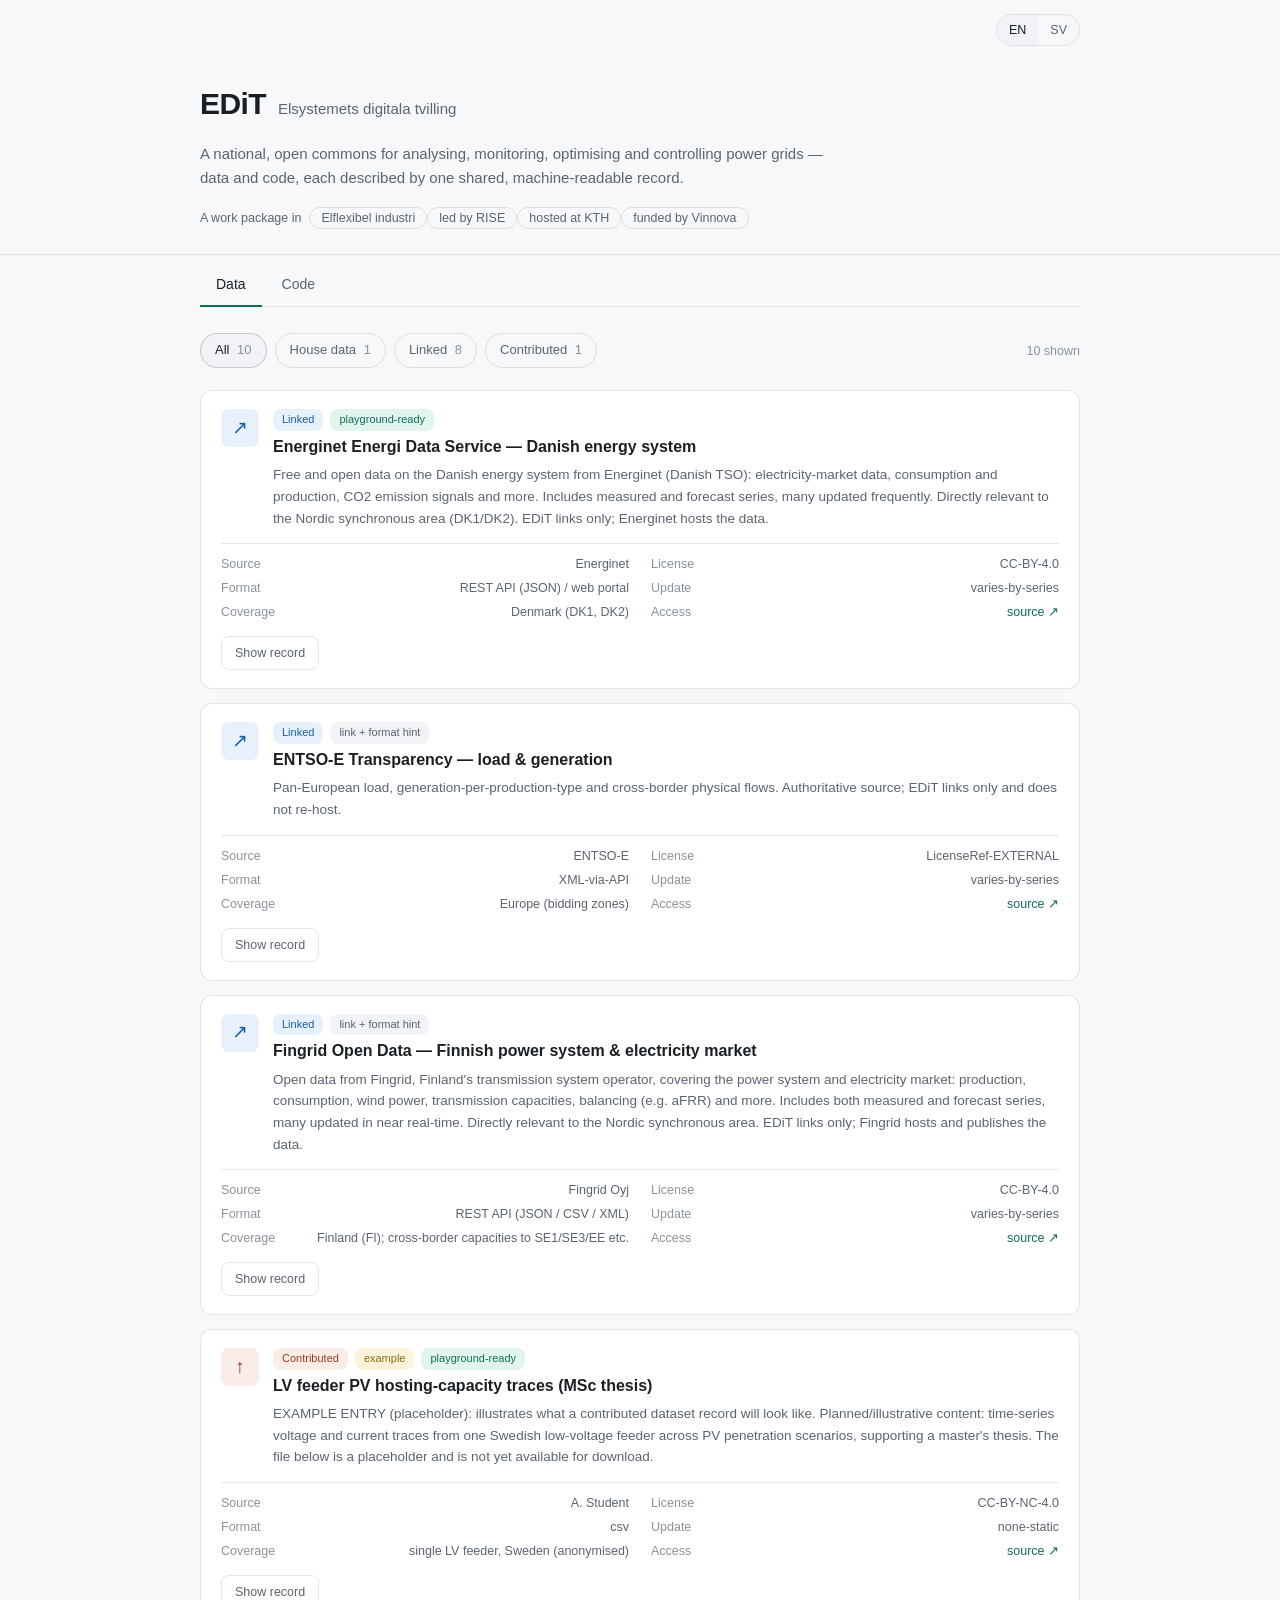
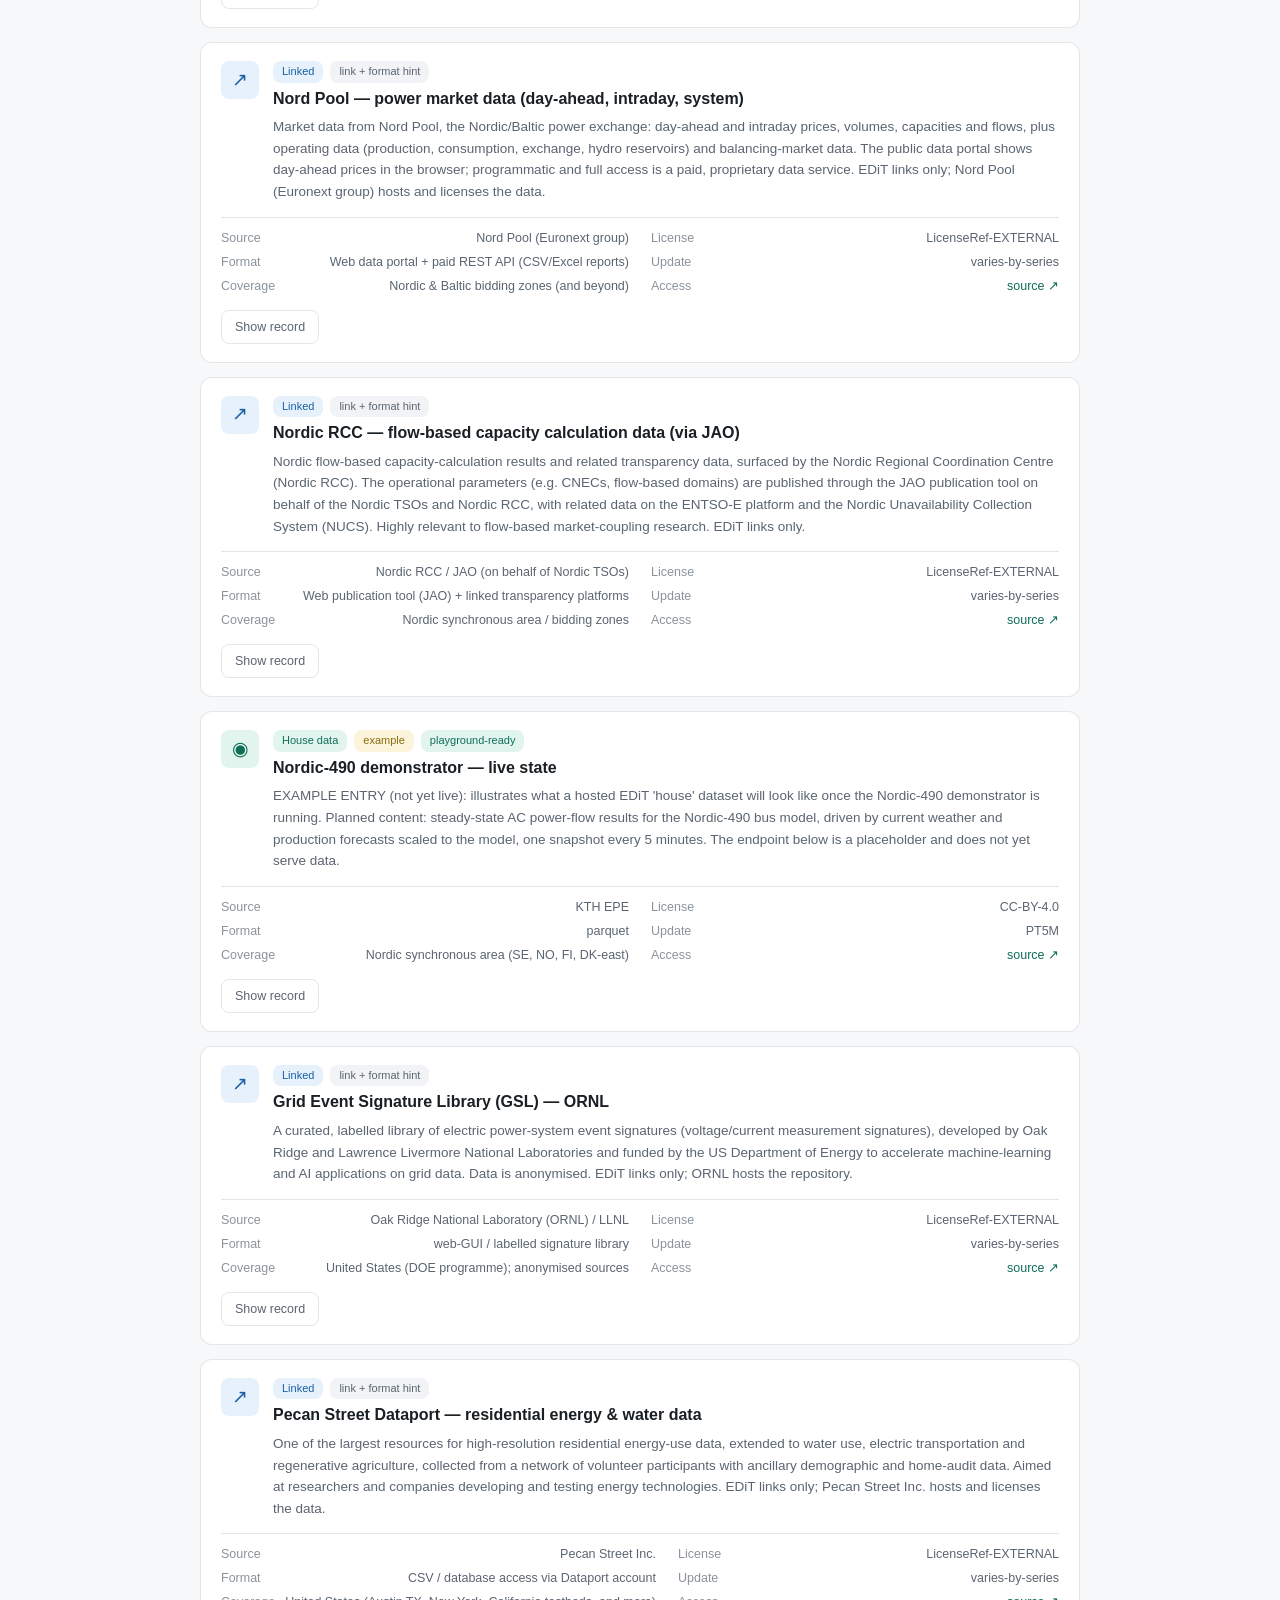
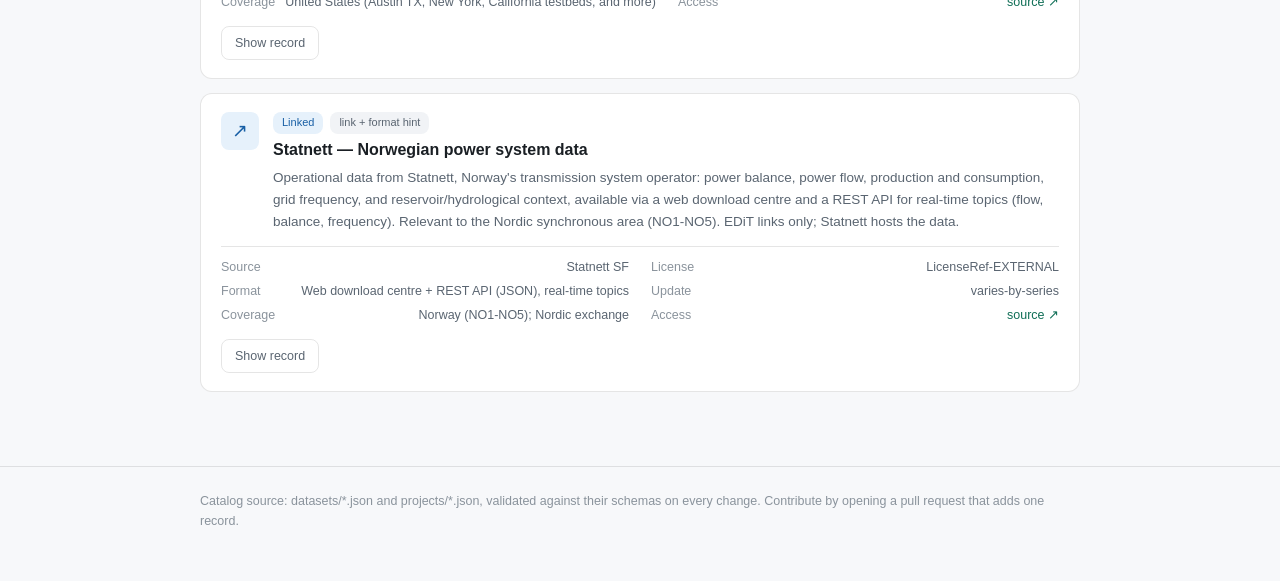
<file: index.html>
<!DOCTYPE html>
<html lang="en">
<head>
<meta charset="utf-8">
<meta name="viewport" content="width=device-width, initial-scale=1">
<title>EDiT — power-system data & code catalog</title>
<link rel="stylesheet" href="assets/style.css">
</head>
<body>
<div class="wrap topbar">
  <div class="langtoggle">
    <a href="index.html" aria-current="true">EN</a>
    <a href="sv/index.html">SV</a>
  </div>
</div>
<header class="site"><div class="wrap">
  <div class="brand">
    <h1>EDiT</h1>
    <span class="full">Elsystemets digitala tvilling</span>
  </div>
  <p class="tagline" id="tagline"></p>
  <div class="partners">
    <b id="partnerLead"></b>
    <span id="pills"></span>
  </div>
</div></header>

<div class="wrap">
  <div class="tabs">
    <button class="tab" id="tab-data" aria-current="true"></button>
    <button class="tab" id="tab-code" aria-current="false"></button>
  </div>
</div>

<main><div class="wrap">
  <section id="view-data">
    <div class="controls" id="controls-data"></div>
    <div id="cards-data"></div>
  </section>
  <section id="view-code" style="display:none">
    <div class="controls" id="controls-code"></div>
    <div id="cards-code"></div>
  </section>
</div></main>

<footer><div class="wrap"><span id="siteFooter"></span></div></footer>

<script>window.EDIT_LANG="en";window.EDIT_BASE="";</script>
<script src="assets/catalog.js"></script>
</body>
</html>
</file>
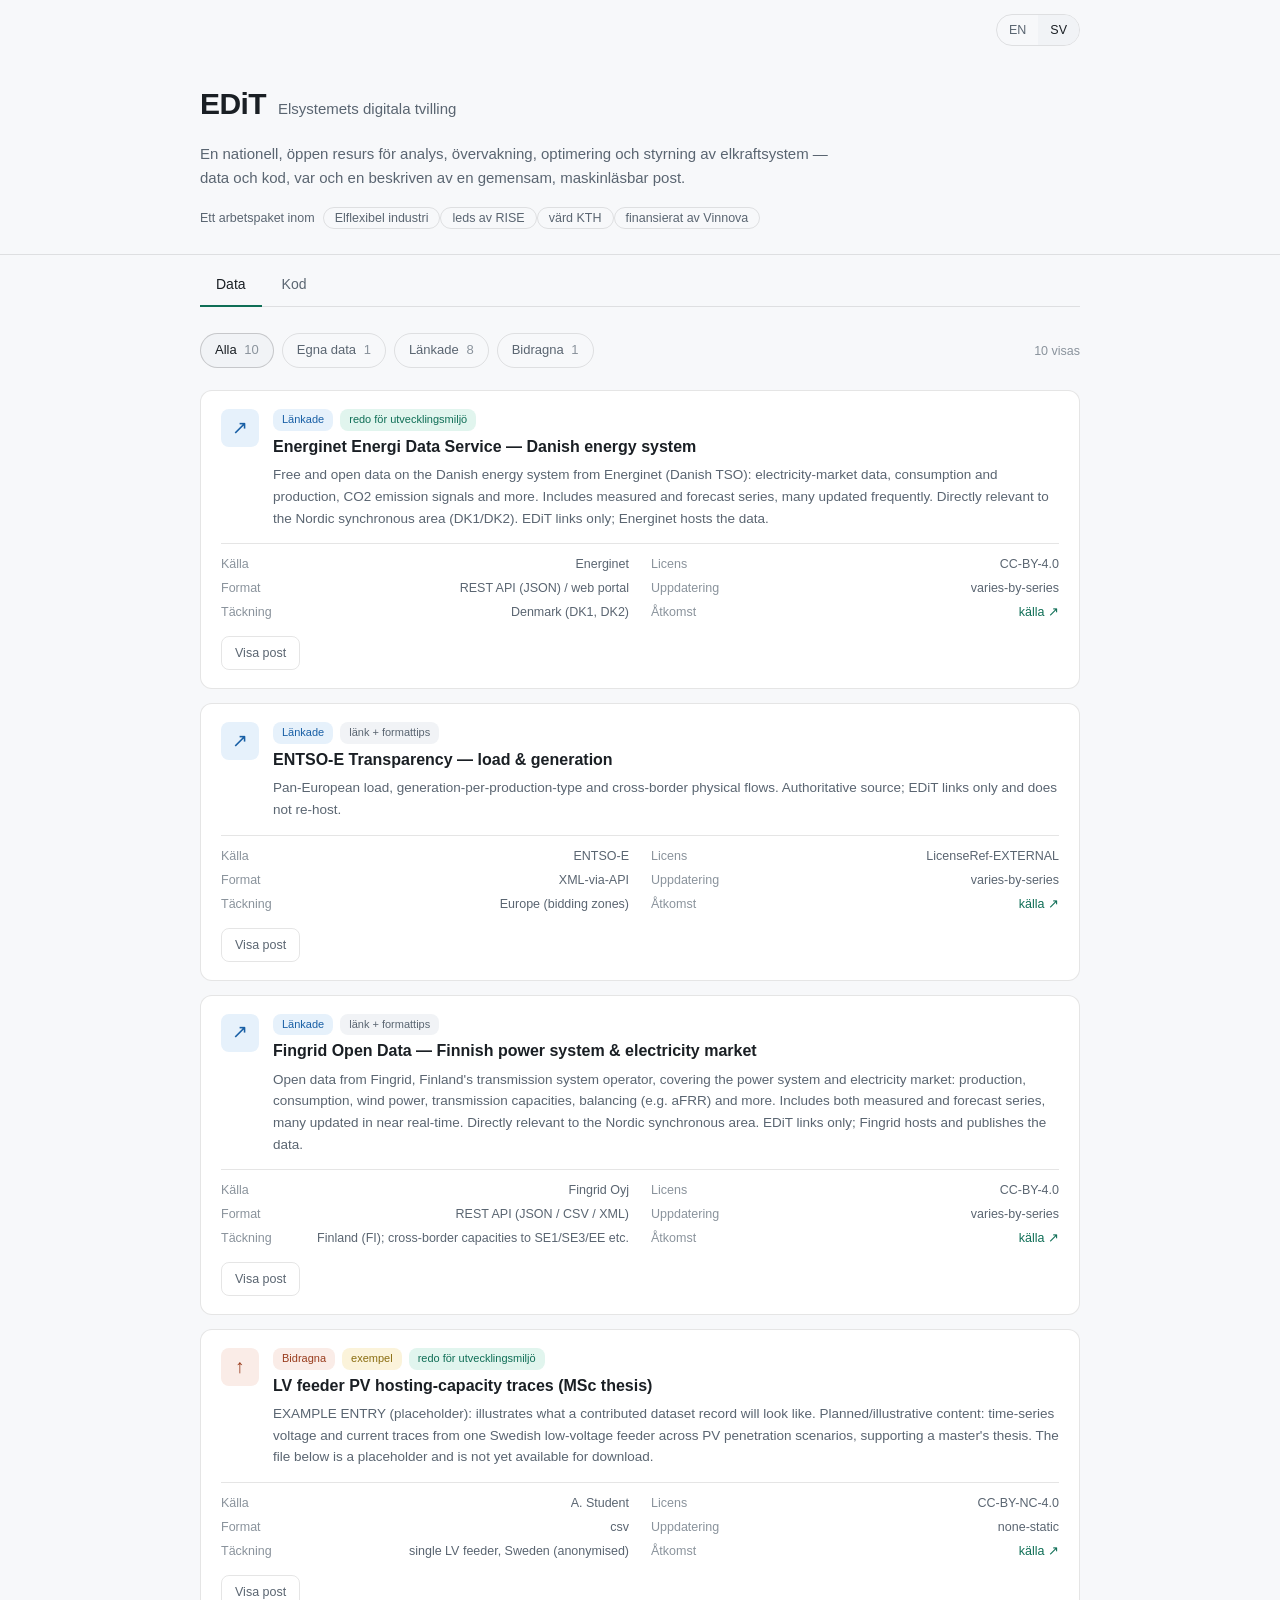
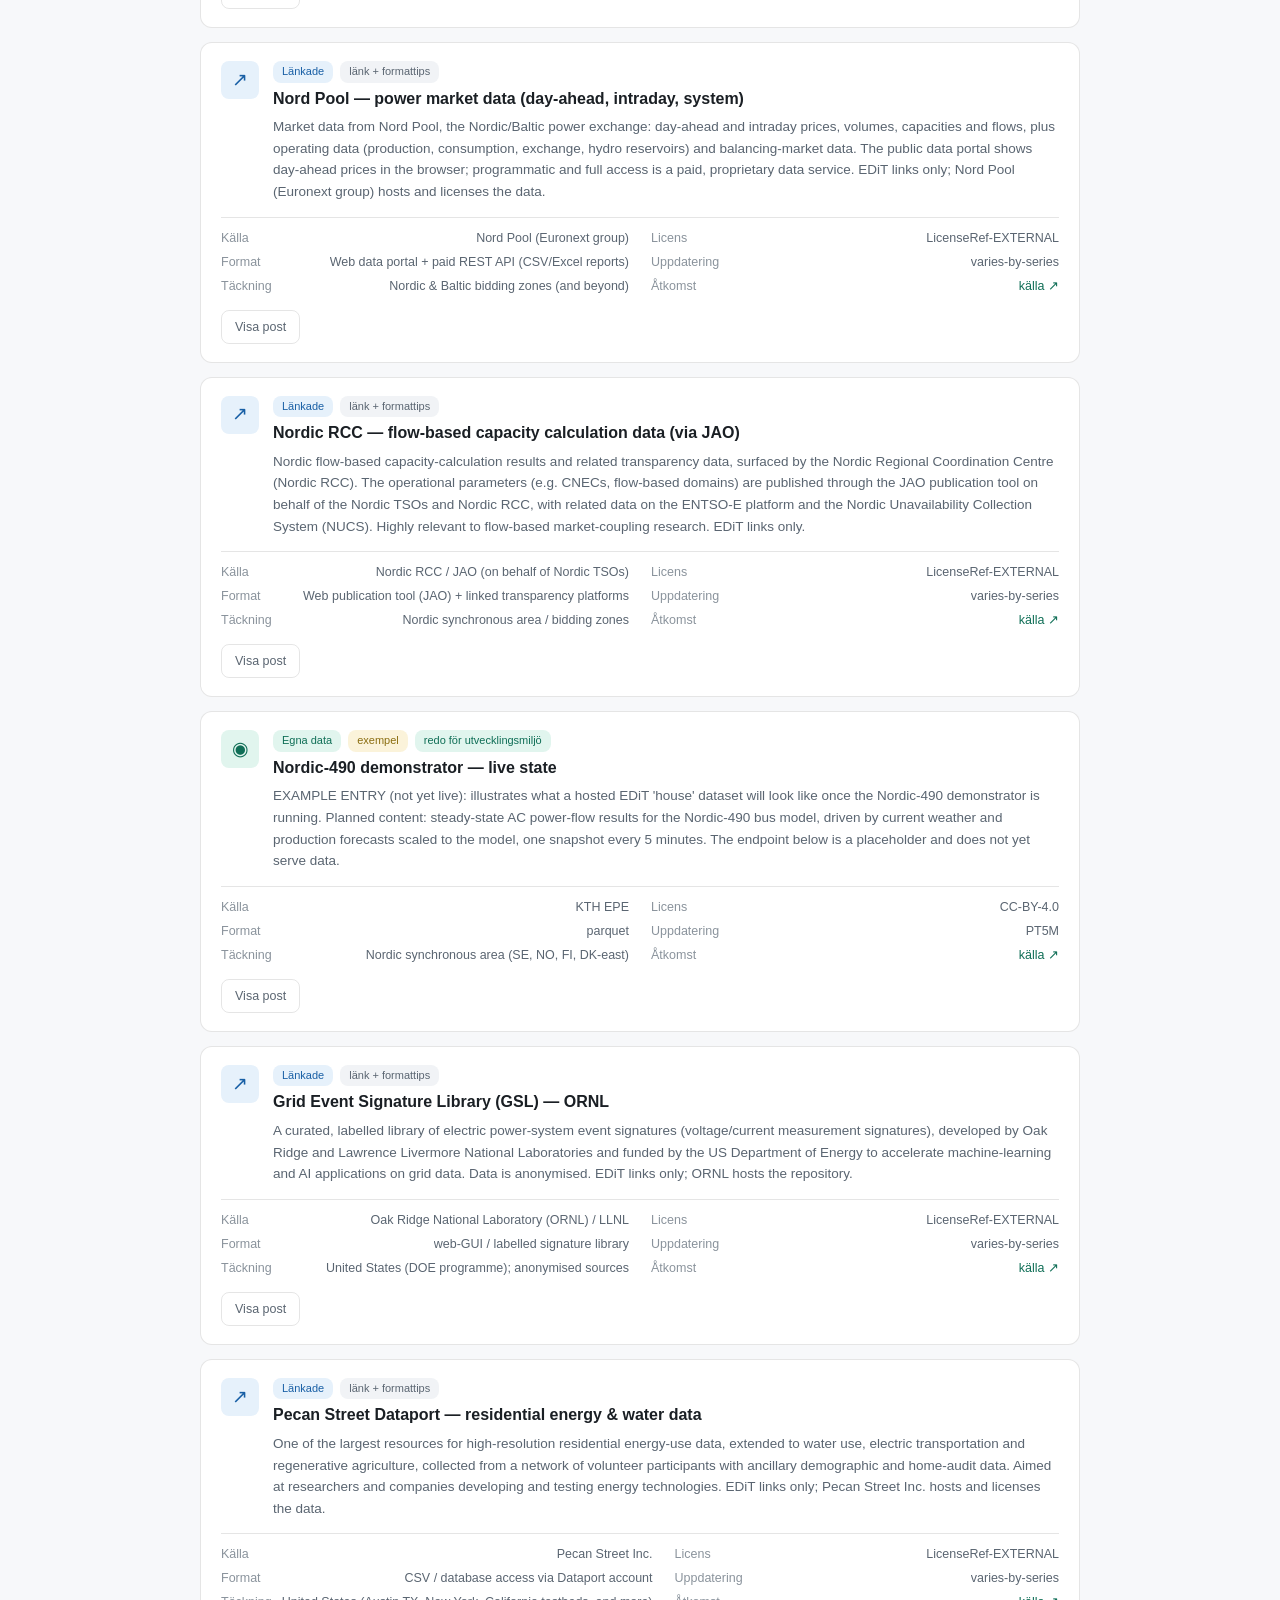
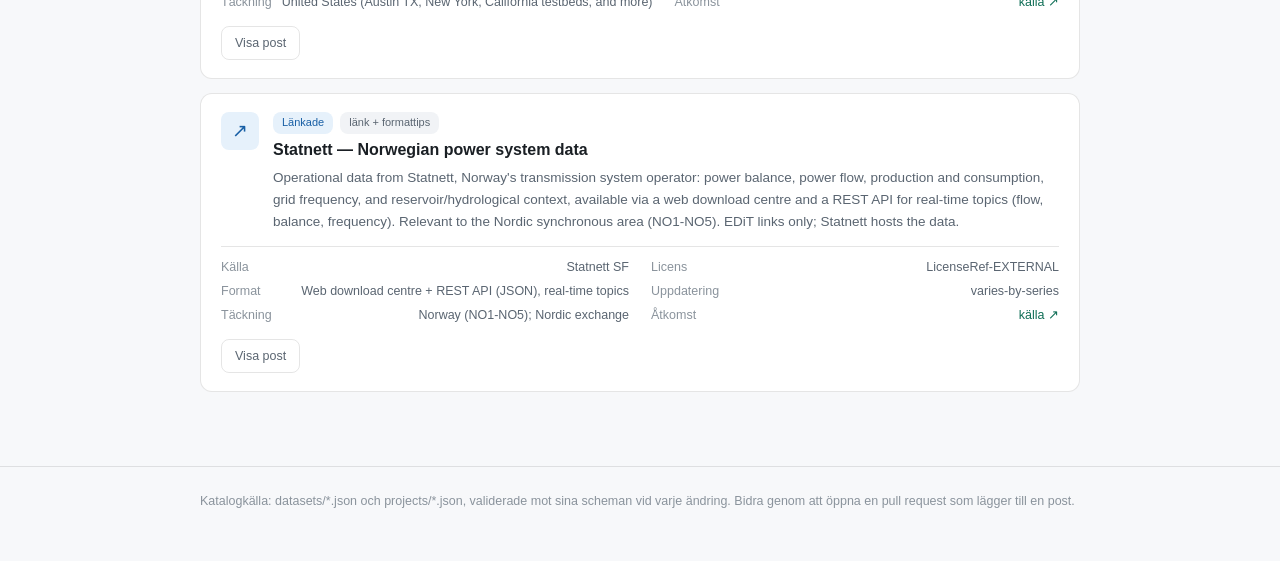
<file: sv/index.html>
<!DOCTYPE html>
<html lang="sv">
<head>
<meta charset="utf-8">
<meta name="viewport" content="width=device-width, initial-scale=1">
<title>EDiT — katalog för data och kod</title>
<link rel="stylesheet" href="../assets/style.css">
</head>
<body>
<div class="wrap topbar">
  <div class="langtoggle">
    <a href="../index.html">EN</a>
    <a href="index.html" aria-current="true">SV</a>
  </div>
</div>
<header class="site"><div class="wrap">
  <div class="brand">
    <h1>EDiT</h1>
    <span class="full">Elsystemets digitala tvilling</span>
  </div>
  <p class="tagline" id="tagline"></p>
  <div class="partners">
    <b id="partnerLead"></b>
    <span id="pills"></span>
  </div>
</div></header>

<div class="wrap">
  <div class="tabs">
    <button class="tab" id="tab-data" aria-current="true"></button>
    <button class="tab" id="tab-code" aria-current="false"></button>
  </div>
</div>

<main><div class="wrap">
  <section id="view-data">
    <div class="controls" id="controls-data"></div>
    <div id="cards-data"></div>
  </section>
  <section id="view-code" style="display:none">
    <div class="controls" id="controls-code"></div>
    <div id="cards-code"></div>
  </section>
</div></main>

<footer><div class="wrap"><span id="siteFooter"></span></div></footer>

<script>window.EDIT_LANG="sv";window.EDIT_BASE="../";</script>
<script src="../assets/catalog.js"></script>
</body>
</html>
</file>
<file: assets/style.css>
:root{
    --bg:#0e1116; --surface:#161b22; --surface2:#1c2230; --line:rgba(255,255,255,0.10);
    --line2:rgba(255,255,255,0.18); --text:#e6edf3; --muted:#9aa7b4; --faint:#6b7682;
    --teal-bg:#11352c; --teal-fg:#5dcaa5; --blue-bg:#10243c; --blue-fg:#85b7eb;
    --coral-bg:#3a1d10; --coral-fg:#f0997b; --accent:#5dcaa5;
    --radius:12px; --radius-sm:8px;
    --mono:ui-monospace,SFMono-Regular,Menlo,Consolas,monospace;
    --sans:-apple-system,BlinkMacSystemFont,"Segoe UI",Roboto,Helvetica,Arial,sans-serif;
  }
  @media (prefers-color-scheme: light){
    :root{ --bg:#f7f8fa; --surface:#fff; --surface2:#f1f3f6; --line:rgba(0,0,0,0.10);
      --line2:rgba(0,0,0,0.18); --text:#1a1f24; --muted:#5a6571; --faint:#8a939c;
      --teal-bg:#e1f5ee; --teal-fg:#0f6e56; --blue-bg:#e6f1fb; --blue-fg:#185fa5;
      --coral-bg:#faece7; --coral-fg:#993c1d; --accent:#0f6e56; }
  }
  *{box-sizing:border-box}
  body{margin:0;background:var(--bg);color:var(--text);font-family:var(--sans);
    line-height:1.6;-webkit-font-smoothing:antialiased;}
  .wrap{max-width:920px;margin:0 auto;padding:0 20px;}
  header.site{border-bottom:1px solid var(--line);padding:34px 0 26px;}
  .brand{display:flex;align-items:baseline;gap:12px;flex-wrap:wrap;}
  .brand h1{font-size:30px;font-weight:600;letter-spacing:-0.02em;margin:0;}
  .brand .full{color:var(--muted);font-size:15px;}
  .tagline{color:var(--muted);font-size:15px;margin:14px 0 0;max-width:640px;}
  .partners{margin-top:18px;font-size:12.5px;color:var(--faint);
    display:flex;gap:8px;flex-wrap:wrap;align-items:center;}
  .partners b{color:var(--muted);font-weight:500;}
  .pill{border:1px solid var(--line);border-radius:999px;padding:3px 11px;color:var(--muted);}
  main{padding:26px 0 60px;}
  .controls{display:flex;gap:8px;flex-wrap:wrap;align-items:center;margin:0 0 22px;}
  .filter{font:inherit;font-size:13px;background:transparent;color:var(--muted);
    border:1px solid var(--line);border-radius:999px;padding:6px 14px;cursor:pointer;
    transition:.12s;}
  .filter:hover{border-color:var(--line2);color:var(--text);}
  .filter[aria-pressed="true"]{background:var(--surface2);border-color:var(--line2);color:var(--text);}
  .filter .n{color:var(--faint);margin-left:4px;}
  .count{margin-left:auto;font-size:12.5px;color:var(--faint);}
  .card{background:var(--surface);border:1px solid var(--line);border-radius:var(--radius);
    padding:18px 20px;margin-bottom:14px;}
  .card-top{display:flex;gap:14px;align-items:flex-start;}
  .ico{width:38px;height:38px;flex:0 0 auto;border-radius:var(--radius-sm);
    display:flex;align-items:center;justify-content:center;font-size:19px;}
  .ico.house{background:var(--teal-bg);color:var(--teal-fg);}
  .ico.linked{background:var(--blue-bg);color:var(--blue-fg);}
  .ico.contributed{background:var(--coral-bg);color:var(--coral-fg);}
  .badges{display:flex;gap:7px;flex-wrap:wrap;margin-bottom:3px;}
  .tag{font-size:11px;padding:2px 9px;border-radius:var(--radius-sm);}
  .tag.house{background:var(--teal-bg);color:var(--teal-fg);}
  .tag.linked{background:var(--blue-bg);color:var(--blue-fg);}
  .tag.contributed{background:var(--coral-bg);color:var(--coral-fg);}
  .tag.ready{background:var(--teal-bg);color:var(--teal-fg);}
  .tag.link{background:var(--surface2);color:var(--muted);}
  .ctitle{font-size:16px;font-weight:600;margin:2px 0 5px;}
  .cdesc{font-size:13.5px;color:var(--muted);margin:0;}
  .meta{margin-top:14px;border-top:1px solid var(--line);padding-top:10px;
    display:grid;grid-template-columns:repeat(2,1fr);gap:4px 22px;}
  .meta div{display:flex;justify-content:space-between;gap:10px;font-size:12.5px;}
  .meta .k{color:var(--faint);} .meta .v{color:var(--muted);text-align:right;
    overflow:hidden;text-overflow:ellipsis;white-space:nowrap;}
  .reveal{margin-top:14px;font:inherit;font-size:12.5px;background:transparent;
    color:var(--muted);border:1px solid var(--line);border-radius:var(--radius-sm);
    padding:6px 13px;cursor:pointer;transition:.12s;}
  .reveal:hover{border-color:var(--line2);color:var(--text);}
  pre.rec{display:none;margin:12px 0 0;background:var(--bg);border:1px solid var(--line);
    border-radius:var(--radius-sm);padding:14px;overflow:auto;font-family:var(--mono);
    font-size:11.5px;line-height:1.55;color:var(--text);}
  pre.rec .key{color:var(--blue-fg);}
  a.src{color:var(--accent);text-decoration:none;}
  a.src:hover{text-decoration:underline;}
  .state{color:var(--muted);font-size:14px;padding:30px 0;}
  footer{border-top:1px solid var(--line);padding:24px 0 50px;color:var(--faint);font-size:12.5px;}
  footer code{font-family:var(--mono);font-size:11.5px;}
  .demo-note{background:var(--surface2);border:1px solid var(--line);border-radius:var(--radius-sm);
    padding:10px 14px;font-size:12.5px;color:var(--muted);margin:0 0 22px;}

/* language toggle */
.langtoggle{display:inline-flex;border:1px solid var(--line);border-radius:999px;overflow:hidden;margin-left:8px;}
.langtoggle a{font-size:12.5px;padding:5px 12px;color:var(--muted);text-decoration:none;transition:.12s;}
.langtoggle a[aria-current="true"]{background:var(--surface2);color:var(--text);}
.langtoggle a:hover{color:var(--text);}
.topbar{display:flex;justify-content:flex-end;padding-top:14px;}

/* example / placeholder entries */
.tag.example{background:#3a2f10;color:#e8c45d;}
@media (prefers-color-scheme: light){ .tag.example{background:#fbf3da;color:#8a6d10;} }

/* tabs */
.tabs{display:flex;gap:4px;border-bottom:1px solid var(--line);margin-top:8px;}
.tab{font:inherit;font-size:14px;background:transparent;color:var(--muted);border:none;
  border-bottom:2px solid transparent;padding:10px 16px;cursor:pointer;margin-bottom:-1px;transition:.12s;}
.tab:hover{color:var(--text);}
.tab[aria-current="true"]{color:var(--text);border-bottom-color:var(--accent);}

/* project icon tint */
.ico.proj{background:var(--blue-bg);color:var(--blue-fg);}

/* maturity badges */
.tag.mat-concept{background:var(--surface2);color:var(--muted);}
.tag.mat-experimental{background:#3a2f10;color:#e8c45d;}
.tag.mat-beta{background:var(--blue-bg);color:var(--blue-fg);}
.tag.mat-stable{background:var(--teal-bg);color:var(--teal-fg);}
.tag.mat-archived{background:var(--surface2);color:var(--faint);}
@media (prefers-color-scheme: light){
  .tag.mat-experimental{background:#fbf3da;color:#8a6d10;}
}
</file>
